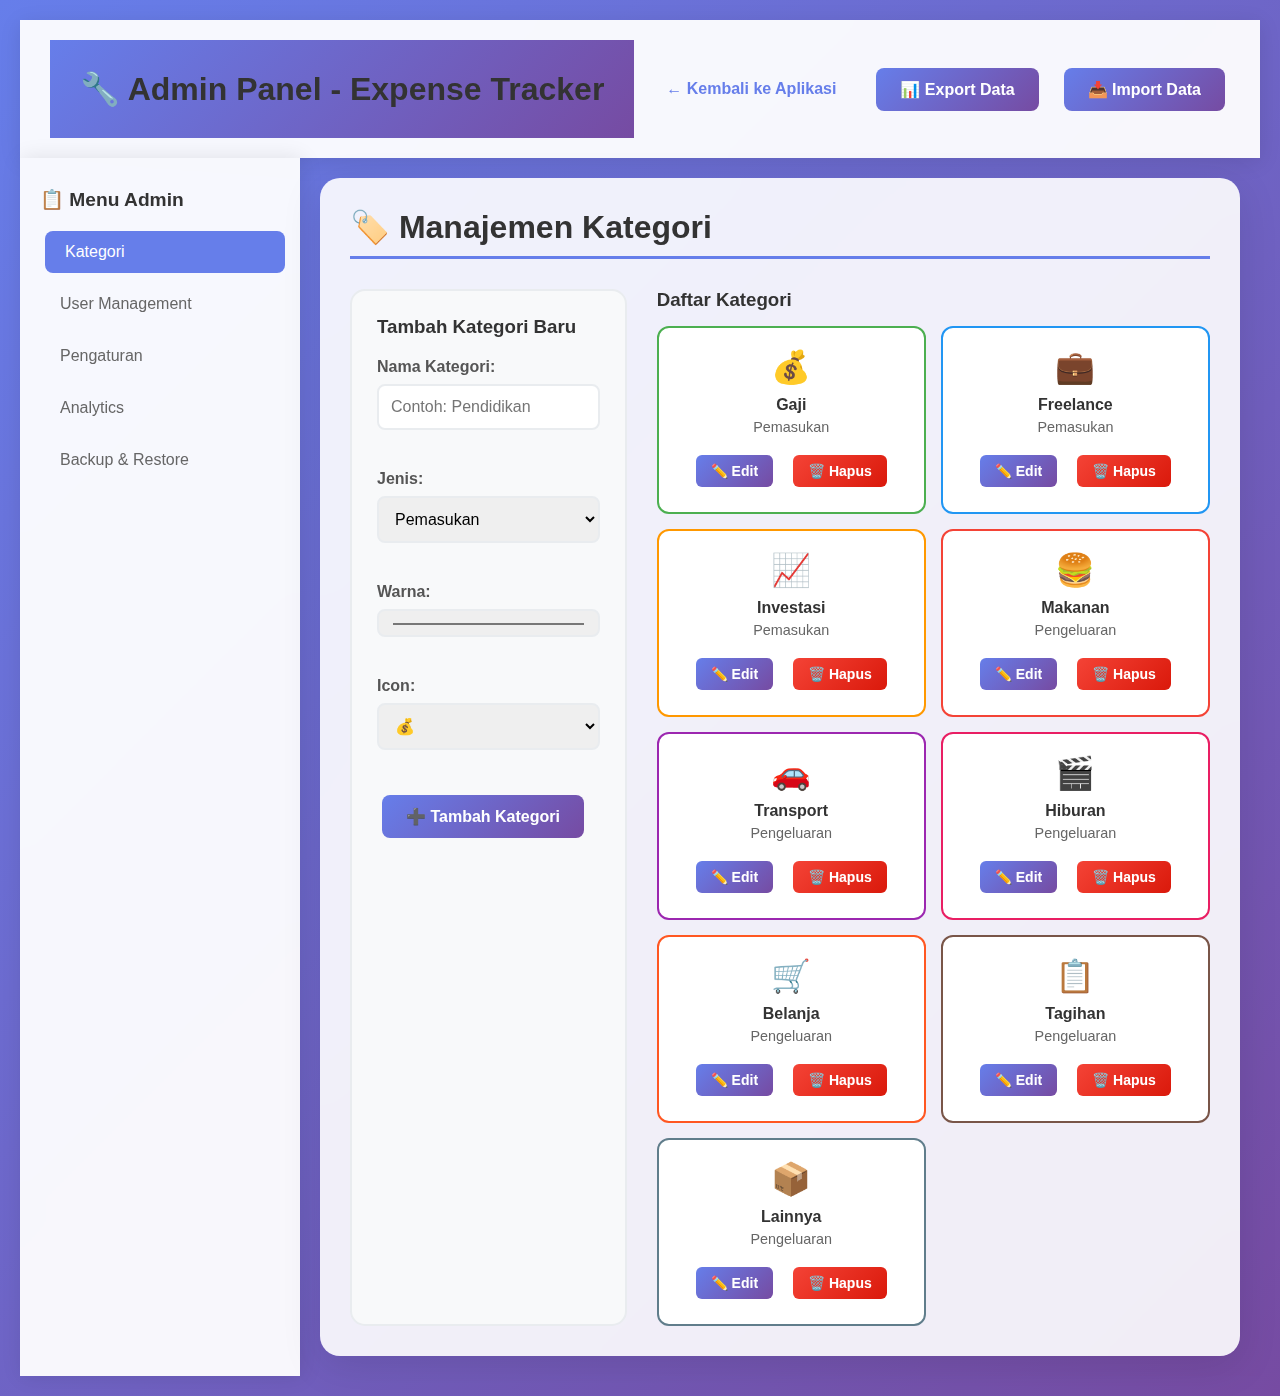
<file: admin.html>
<!DOCTYPE html>
<html lang="id">
<head>
    <meta charset="UTF-8">
    <meta name="viewport" content="width=device-width, initial-scale=1.0">
    <title>Admin Panel - Expense Tracker</title>
    <link rel="stylesheet" href="admin-style.css">
    <link rel="stylesheet" href="style.css">
</head>
<body>
    <div class="admin-container">
        <header class="admin-header">
            <h1>🔧 Admin Panel - Expense Tracker</h1>
            <nav class="admin-nav">
                <a href="index.html" class="nav-link">← Kembali ke Aplikasi</a>
                <button id="exportData" class="admin-btn">📊 Export Data</button>
                <button id="importData" class="admin-btn">📥 Import Data</button>
            </nav>
        </header>

        <div class="admin-content">
            <!-- Sidebar Navigation -->
            <aside class="admin-sidebar">
                <div class="sidebar-section">
                    <h3>📋 Menu Admin</h3>
                    <ul class="sidebar-menu">
                        <li><a href="#categories" class="sidebar-link active">Kategori</a></li>
                        <li><a href="#users" class="sidebar-link">User Management</a></li>
                        <li><a href="#settings" class="sidebar-link">Pengaturan</a></li>
                        <li><a href="#analytics" class="sidebar-link">Analytics</a></li>
                        <li><a href="#backup" class="sidebar-link">Backup & Restore</a></li>
                    </ul>
                </div>
            </aside>

            <!-- Main Content Area -->
            <main class="admin-main">
                <!-- Categories Management -->
                <section id="categories" class="admin-section active">
                    <h2>🏷️ Manajemen Kategori</h2>
                    <div class="category-management">
                        <div class="category-form">
                            <h3>Tambah Kategori Baru</h3>
                            <form id="categoryForm">
                                <div class="form-row">
                                    <div class="form-group">
                                        <label for="categoryName">Nama Kategori:</label>
                                        <input type="text" id="categoryName" required placeholder="Contoh: Pendidikan">
                                    </div>
                                    <div class="form-group">
                                        <label for="categoryType">Jenis:</label>
                                        <select id="categoryType" required>
                                            <option value="income">Pemasukan</option>
                                            <option value="expense">Pengeluaran</option>
                                        </select>
                                    </div>
                                    <div class="form-group">
                                        <label for="categoryColor">Warna:</label>
                                        <input type="color" id="categoryColor" value="#4CAF50">
                                    </div>
                                    <div class="form-group">
                                        <label for="categoryIcon">Icon:</label>
                                        <select id="categoryIcon">
                                            <option value="💰">💰</option>
                                            <option value="🏠">🏠</option>
                                            <option value="🚗">🚗</option>
                                            <option value="🍔">🍔</option>
                                            <option value="🎬">🎬</option>
                                            <option value="🛒">🛒</option>
                                            <option value="📚">📚</option>
                                            <option value="💊">💊</option>
                                        </select>
                                    </div>
                                </div>
                                <button type="submit" class="admin-btn">➕ Tambah Kategori</button>
                            </form>
                        </div>

                        <div class="category-list">
                            <h3>Daftar Kategori</h3>
                            <div class="category-grid" id="categoryGrid">
                                <!-- Categories will be loaded here -->
                            </div>
                        </div>
                    </div>
                </section>

                <!-- User Management -->
                <section id="users" class="admin-section">
                    <h2>👥 Manajemen User</h2>
                    <div class="user-management">
                        <div class="user-form">
                            <h3>Tambah User Baru</h3>
                            <form id="userForm">
                                <div class="form-row">
                                    <div class="form-group">
                                        <label for="userName">Nama User:</label>
                                        <input type="text" id="userName" required placeholder="Nama lengkap">
                                    </div>
                                    <div class="form-group">
                                        <label for="userEmail">Email:</label>
                                        <input type="email" id="userEmail" required placeholder="email@example.com">
                                    </div>
                                    <div class="form-group">
                                        <label for="userRole">Role:</label>
                                        <select id="userRole" required>
                                            <option value="user">User</option>
                                            <option value="admin">Admin</option>
                                        </select>
                                    </div>
                                </div>
                                <button type="submit" class="admin-btn">➕ Tambah User</button>
                            </form>
                        </div>

                        <div class="user-list">
                            <h3>Daftar User</h3>
                            <table class="admin-table">
                                <thead>
                                    <tr>
                                        <th>Nama</th>
                                        <th>Email</th>
                                        <th>Role</th>
                                        <th>Status</th>
                                        <th>Aksi</th>
                                    </tr>
                                </thead>
                                <tbody id="userTableBody">
                                    <!-- Users will be loaded here -->
                                </tbody>
                            </table>
                        </div>
                    </div>
                </section>

                <!-- Settings -->
                <section id="settings" class="admin-section">
                    <h2>⚙️ Pengaturan Aplikasi</h2>
                    <div class="settings-grid">
                        <div class="setting-card">
                            <h3>🎨 Tema & Warna</h3>
                            <div class="setting-item">
                                <label for="primaryColor">Warna Utama:</label>
                                <input type="color" id="primaryColor" value="#667eea">
                            </div>
                            <div class="setting-item">
                                <label for="secondaryColor">Warna Sekunder:</label>
                                <input type="color" id="secondaryColor" value="#764ba2">
                            </div>
                            <div class="setting-item">
                                <label for="themeMode">Mode Tema:</label>
                                <select id="themeMode">
                                    <option value="light">Light</option>
                                    <option value="dark">Dark</option>
                                    <option value="auto">Auto</option>
                                </select>
                            </div>
                        </div>

                        <div class="setting-card">
                            <h3>📊 Grafik & Visualisasi</h3>
                            <div class="setting-item">
                                <label for="chartType">Tipe Grafik Default:</label>
                                <select id="chartType">
                                    <option value="pie">Pie Chart</option>
                                    <option value="bar">Bar Chart</option>
                                    <option value="line">Line Chart</option>
                                    <option value="doughnut">Doughnut Chart</option>
                                </select>
                            </div>
                            <div class="setting-item">
                                <label for="chartAnimation">Animasi Grafik:</label>
                                <input type="checkbox" id="chartAnimation" checked>
                            </div>
                        </div>

                        <div class="setting-card">
                            <h3>🔔 Notifikasi</h3>
                            <div class="setting-item">
                                <label for="enableNotifications">Aktifkan Notifikasi:</label>
                                <input type="checkbox" id="enableNotifications" checked>
                            </div>
                            <div class="setting-item">
                                <label for="budgetAlerts">Alert Budget:</label>
                                <input type="checkbox" id="budgetAlerts" checked>
                            </div>
                        </div>

                        <div class="setting-card">
                            <h3>💾 Data & Storage</h3>
                            <div class="setting-item">
                                <label for="autoBackup">Auto Backup:</label>
                                <input type="checkbox" id="autoBackup">
                            </div>
                            <div class="setting-item">
                                <label for="dataRetention">Retensi Data (hari):</label>
                                <input type="number" id="dataRetention" value="365" min="30" max="3650">
                            </div>
                        </div>
                    </div>
                    <button id="saveSettings" class="admin-btn primary">💾 Simpan Pengaturan</button>
                </section>

                <!-- Analytics -->
                <section id="analytics" class="admin-section">
                    <h2>📈 Analytics & Laporan</h2>
                    <div class="analytics-grid">
                        <div class="analytics-card">
                            <h3>📊 Statistik Umum</h3>
                            <div class="stats-grid">
                                <div class="stat-item">
                                    <span class="stat-number" id="totalUsers">0</span>
                                    <span class="stat-label">Total Users</span>
                                </div>
                                <div class="stat-item">
                                    <span class="stat-number" id="totalTransactions">0</span>
                                    <span class="stat-label">Total Transaksi</span>
                                </div>
                                <div class="stat-item">
                                    <span class="stat-number" id="avgTransaction">Rp 0</span>
                                    <span class="stat-label">Rata-rata Transaksi</span>
                                </div>
                            </div>
                        </div>

                        <div class="analytics-card">
                            <h3>📅 Aktivitas Bulanan</h3>
                            <canvas id="monthlyChart" width="400" height="200"></canvas>
                        </div>

                        <div class="analytics-card">
                            <h3>🏆 Top Kategori</h3>
                            <div id="topCategories">
                                <!-- Top categories will be loaded here -->
                            </div>
                        </div>
                    </div>
                </section>

                <!-- Backup & Restore -->
                <section id="backup" class="admin-section">
                    <h2>💾 Backup & Restore</h2>
                    <div class="backup-options">
                        <div class="backup-card">
                            <h3>📤 Export Data</h3>
                            <p>Download semua data dalam format JSON</p>
                            <button id="exportAllData" class="admin-btn">📥 Download Data</button>
                        </div>

                        <div class="backup-card">
                            <h3>📥 Import Data</h3>
                            <p>Upload file JSON untuk restore data</p>
                            <input type="file" id="importFile" accept=".json" style="display: none;">
                            <button id="importAllData" class="admin-btn">📤 Upload File</button>
                        </div>

                        <div class="backup-card">
                            <h3>🗑️ Clear Data</h3>
                            <p>Hapus semua data (permanen)</p>
                            <button id="clearAllData" class="admin-btn danger">🗑️ Hapus Semua</button>
                        </div>
                    </div>
                </section>
            </main>
        </div>
    </div>

    <script src="admin-script.js"></script>
</body>
</html>
</file>
<file: admin-style.css>
/* Admin Panel Specific Styles */
.admin-container {
    min-height: 100vh;
    background: linear-gradient(135deg, #667eea 0%, #764ba2 100%);
}

.admin-header {
    background: rgba(255, 255, 255, 0.95);
    backdrop-filter: blur(10px);
    padding: 20px 30px;
    box-shadow: 0 4px 20px rgba(0,0,0,0.1);
    display: flex;
    justify-content: space-between;
    align-items: center;
    flex-wrap: wrap;
}

.admin-header h1 {
    margin: 0;
    color: #333;
    font-size: 2em;
}

.admin-nav {
    display: flex;
    gap: 15px;
    align-items: center;
}

.nav-link {
    text-decoration: none;
    color: #667eea;
    font-weight: 600;
    padding: 10px 20px;
    border-radius: 8px;
    transition: all 0.3s;
}

.nav-link:hover {
    background: #667eea;
    color: white;
}

.admin-content {
    display: flex;
    min-height: calc(100vh - 100px);
}

/* Sidebar */
.admin-sidebar {
    width: 280px;
    background: rgba(255, 255, 255, 0.95);
    backdrop-filter: blur(10px);
    padding: 30px 20px;
    box-shadow: 2px 0 20px rgba(0,0,0,0.1);
}

.sidebar-section h3 {
    color: #333;
    margin-bottom: 20px;
    font-size: 1.2em;
}

.sidebar-menu {
    list-style: none;
    padding: 0;
}

.sidebar-menu li {
    margin-bottom: 10px;
}

.sidebar-link {
    display: block;
    padding: 12px 20px;
    color: #666;
    text-decoration: none;
    border-radius: 8px;
    transition: all 0.3s;
    font-weight: 500;
}

.sidebar-link:hover,
.sidebar-link.active {
    background: #667eea;
    color: white;
    transform: translateX(5px);
}

/* Main Content */
.admin-main {
    flex: 1;
    padding: 30px;
    background: rgba(255, 255, 255, 0.9);
    backdrop-filter: blur(10px);
    margin: 20px;
    border-radius: 20px;
    box-shadow: 0 10px 40px rgba(0,0,0,0.1);
}

.admin-section {
    display: none;
}

.admin-section.active {
    display: block;
}

.admin-section h2 {
    color: #333;
    margin-bottom: 30px;
    font-size: 2em;
    border-bottom: 3px solid #667eea;
    padding-bottom: 10px;
}

/* Forms */
.form-row {
    display: grid;
    grid-template-columns: repeat(auto-fit, minmax(200px, 1fr));
    gap: 20px;
    margin-bottom: 20px;
}

.form-group {
    margin-bottom: 20px;
}

.form-group label {
    display: block;
    margin-bottom: 8px;
    font-weight: 600;
    color: #555;
}

.form-group input,
.form-group select {
    width: 100%;
    padding: 12px;
    border: 2px solid #e9ecef;
    border-radius: 8px;
    font-size: 16px;
    transition: border-color 0.3s;
}

.form-group input:focus,
.form-group select:focus {
    outline: none;
    border-color: #667eea;
}

/* Buttons */
.admin-btn {
    background: linear-gradient(135deg, #667eea, #764ba2);
    color: white;
    padding: 12px 24px;
    border: none;
    border-radius: 8px;
    font-size: 16px;
    font-weight: 600;
    cursor: pointer;
    transition: all 0.3s;
    margin: 5px;
}

.admin-btn:hover {
    transform: translateY(-2px);
    box-shadow: 0 5px 15px rgba(0,0,0,0.2);
}

.admin-btn.primary {
    background: linear-gradient(135deg, #4CAF50, #45a049);
}

.admin-btn.danger {
    background: linear-gradient(135deg, #f44336, #da190b);
}

/* Category Management */
.category-management {
    display: grid;
    grid-template-columns: 1fr 2fr;
    gap: 30px;
}

.category-form {
    background: #f8f9fa;
    padding: 25px;
    border-radius: 15px;
    border: 2px solid #e9ecef;
}

.category-form h3 {
    margin-bottom: 20px;
    color: #333;
}

.category-grid {
    display: grid;
    grid-template-columns: repeat(auto-fill, minmax(200px, 1fr));
    gap: 15px;
}

.category-item {
    background: white;
    padding: 20px;
    border-radius: 12px;
    border: 2px solid #e9ecef;
    text-align: center;
    transition: all 0.3s;
    position: relative;
}

.category-item:hover {
    transform: translateY(-5px);
    box-shadow: 0 10px 25px rgba(0,0,0,0.1);
}

.category-item .category-icon {
    font-size: 2em;
    margin-bottom: 10px;
}

.category-item .category-name {
    font-weight: 600;
    color: #333;
    margin-bottom: 5px;
}

.category-item .category-type {
    font-size: 0.9em;
    color: #666;
    margin-bottom: 15px;
}

.category-actions {
    display: flex;
    gap: 10px;
    justify-content: center;
}

.category-actions button {
    padding: 8px 15px;
    font-size: 14px;
    border-radius: 6px;
}

/* Settings Grid */
.settings-grid {
    display: grid;
    grid-template-columns: repeat(auto-fit, minmax(300px, 1fr));
    gap: 25px;
    margin-bottom: 30px;
}

.setting-card {
    background: #f8f9fa;
    padding: 25px;
    border-radius: 15px;
    border: 2px solid #e9ecef;
}

.setting-card h3 {
    margin-bottom: 20px;
    color: #333;
    font-size: 1.3em;
}

.setting-item {
    display: flex;
    justify-content: space-between;
    align-items: center;
    margin-bottom: 15px;
    padding: 10px 0;
    border-bottom: 1px solid #e9ecef;
}

.setting-item label {
    font-weight: 600;
    color: #555;
}

.setting-item input,
.setting-item select {
    width: auto;
    min-width: 120px;
}

/* Analytics */
.analytics-grid {
    display: grid;
    grid-template-columns: repeat(auto-fit, minmax(350px, 1fr));
    gap: 25px;
}

.analytics-card {
    background: #f8f9fa;
    padding: 25px;
    border-radius: 15px;
    border: 2px solid #e9ecef;
}

.analytics-card h3 {
    margin-bottom: 20px;
    color: #333;
}

.stats-grid {
    display: grid;
    grid-template-columns: repeat(auto-fit, minmax(120px, 1fr));
    gap: 20px;
}

.stat-item {
    text-align: center;
    padding: 20px;
    background: white;
    border-radius: 12px;
    border: 2px solid #e9ecef;
    /* Prevent text overflow */
    overflow: hidden;
    /* Ensure consistent card heights */
    min-height: 120px;
    display: flex;
    flex-direction: column;
    justify-content: center;
    align-items: center;
}

.stat-number {
    display: block;
    font-size: 1.8em; /* Reduced from 2em to prevent wrapping */
    font-weight: bold;
    color: #667eea;
    margin-bottom: 5px;
    /* Remove aggressive text truncation - let text wrap naturally if needed */
    /* white-space: nowrap; - REMOVED */
    /* overflow: hidden; - REMOVED */
    /* text-overflow: ellipsis; - REMOVED */
    /* Ensure proper line height */
    line-height: 1.2;
    /* Add min-height to maintain consistent card heights */
    min-height: 2.2em;
    /* Ensure proper width */
    width: 100%;
    text-align: center;
    /* Allow text to wrap to multiple lines if needed */
    word-wrap: break-word;
    overflow-wrap: break-word;
}

.stat-label {
    font-size: 0.9em;
    color: #666;
    /* Ensure label stays on one line */
    white-space: nowrap;
    overflow: hidden;
    text-overflow: ellipsis;
    /* Ensure proper positioning */
    width: 100%;
    text-align: center;
}

/* Backup Options */
.backup-options {
    display: grid;
    grid-template-columns: repeat(auto-fit, minmax(300px, 1fr));
    gap: 25px;
}

.backup-card {
    background: #f8f9fa;
    padding: 25px;
    border-radius: 15px;
    border: 2px solid #e9ecef;
    text-align: center;
}

.backup-card h3 {
    margin-bottom: 15px;
    color: #333;
}

.backup-card p {
    color: #666;
    margin-bottom: 20px;
}

/* Tables */
.admin-table {
    width: 100%;
    border-collapse: collapse;
    margin-top: 20px;
    background: white;
    border-radius: 12px;
    overflow: hidden;
    box-shadow: 0 5px 15px rgba(0,0,0,0.1);
}

.admin-table th,
.admin-table td {
    padding: 15px;
    text-align: left;
    border-bottom: 1px solid #e9ecef;
}

.admin-table th {
    background: #667eea;
    color: white;
    font-weight: 600;
}

.admin-table tr:hover {
    background: #f8f9fa;
}

/* User Management */
.user-management {
    display: grid;
    grid-template-columns: 1fr 2fr;
    gap: 30px;
}

.user-form {
    background: #f8f9fa;
    padding: 25px;
    border-radius: 15px;
    border: 2px solid #e9ecef;
}

.user-form h3 {
    margin-bottom: 20px;
    color: #333;
}

/* Responsive Design */
@media (max-width: 1024px) {
    .admin-content {
        flex-direction: column;
    }
    
    .admin-sidebar {
        width: 100%;
        order: 2;
    }
    
    .admin-main {
        margin: 10px;
        order: 1;
    }
    
    .category-management,
    .user-management {
        grid-template-columns: 1fr;
    }
    
    .form-row {
        grid-template-columns: 1fr;
    }
}

@media (max-width: 768px) {
    .admin-header {
        flex-direction: column;
        gap: 20px;
        text-align: center;
    }
    
    .admin-nav {
        flex-wrap: wrap;
        justify-content: center;
    }
    
    .settings-grid,
    .analytics-grid,
    .backup-options {
        grid-template-columns: 1fr;
    }
    
    /* Specific responsive rules for statistics */
    .stats-grid {
        grid-template-columns: repeat(auto-fit, minmax(120px, 1fr)); /* Increased from 100px */
        gap: 15px;
    }
    
    .stat-item {
        padding: 15px;
        min-height: 100px;
    }
    
    .stat-number {
        font-size: 1.6em; /* Increased from 1.5em for better visibility */
        min-height: 1.8em;
        /* Ensure numbers are fully visible on mobile */
        word-wrap: break-word;
        overflow-wrap: break-word;
    }
    
    .stat-label {
        font-size: 0.85em; /* Slightly increased for better readability */
    }
}

@media (max-width: 480px) {
    .stats-grid {
        grid-template-columns: 1fr;
        gap: 10px;
    }
    
    .stat-item {
        padding: 20px;
        min-height: 90px; /* Reduced slightly to fit content better */
    }
    
    .stat-number {
        font-size: 1.4em; /* Increased from 1.3em for better visibility */
        min-height: 1.6em;
        /* Ensure full number visibility */
        word-wrap: break-word;
        overflow-wrap: break-word;
    }
}
</file>
<file: style.css>
* {
    margin: 0;
    padding: 0;
    box-sizing: border-box;
}

body {
    font-family: 'Segoe UI', Tahoma, Geneva, Verdana, sans-serif;
    background: linear-gradient(135deg, #667eea 0%, #764ba2 100%);
    padding: 20px;
    /* Remove min-height: 100vh to prevent infinite height */
}

.container {
    max-width: 1200px;
    margin: 0 auto;
    background: white;
    border-radius: 20px;
    box-shadow: 0 20px 40px rgba(0,0,0,0.1);
    /* Remove overflow: hidden to allow normal scrolling */
}

h1 {
    text-align: center;
    padding: 30px;
    background: linear-gradient(135deg, #667eea, #764ba2);
    color: white;
    font-size: 2.5em;
    margin: 0;
    position: relative;
}

.admin-link {
    position: absolute;
    top: 20px;
    right: 20px;
}

.admin-link .admin-btn {
    background: rgba(255, 255, 255, 0.2);
    color: white;
    text-decoration: none;
    padding: 10px 20px;
    border-radius: 8px;
    font-size: 14px;
    font-weight: 600;
    transition: all 0.3s;
    border: 2px solid rgba(255, 255, 255, 0.3);
}

.admin-link .admin-btn:hover {
    background: rgba(255, 255, 255, 0.3);
    transform: translateY(-2px);
}

h2, h3 {
    color: #333;
    margin-bottom: 15px;
}

/* Form Styling */
.form-container {
    padding: 30px;
    background: #f8f9fa;
    border-bottom: 1px solid #e9ecef;
}

.form-group {
    margin-bottom: 20px;
}

label {
    display: block;
    margin-bottom: 8px;
    font-weight: 600;
    color: #555;
}

input, select {
    width: 100%;
    padding: 12px;
    border: 2px solid #e9ecef;
    border-radius: 8px;
    font-size: 16px;
    transition: border-color 0.3s;
}

input:focus, select:focus {
    outline: none;
    border-color: #667eea;
}

/* Special styling for amount input */
#amount {
    font-family: 'Courier New', monospace;
    font-weight: 600;
    text-align: right;
    background: #fff;
}

#amount:focus {
    background: #f8f9fa;
}

/* Amount input placeholder */
#amount::placeholder {
    color: #999;
    font-style: italic;
}

button {
    background: linear-gradient(135deg, #667eea, #764ba2);
    color: white;
    padding: 15px 30px;
    border: none;
    border-radius: 8px;
    font-size: 16px;
    font-weight: 600;
    cursor: pointer;
    transition: transform 0.2s;
}

button:hover {
    transform: translateY(-2px);
}

/* Summary Cards */
.summary-container {
    display: grid;
    grid-template-columns: repeat(auto-fit, minmax(250px, 1fr));
    gap: 20px;
    padding: 30px;
    background: white;
}

.summary-cards {
    display: grid;
    grid-template-columns: repeat(auto-fit, minmax(200px, 1fr));
    gap: 20px;
    margin-bottom: 30px;
}

.summary-card {
    background: white;
    padding: 20px;
    border-radius: 15px;
    box-shadow: 0 5px 15px rgba(0,0,0,0.1);
    text-align: center;
    border: 2px solid transparent;
    transition: all 0.3s ease;
}

.summary-card:hover {
    transform: translateY(-5px);
    box-shadow: 0 10px 25px rgba(0,0,0,0.15);
}

.summary-card.balance {
    border-color: #667eea;
    background: linear-gradient(135deg, #667eea, #764ba2);
    color: white;
}

.summary-card.income {
    border-color: #4CAF50;
    background: linear-gradient(135deg, #4CAF50, #45a049);
    color: white;
}

.summary-card.expense {
    border-color: #f44336;
    background: linear-gradient(135deg, #f44336, #d32f2f);
    color: white;
}

.summary-card h3 {
    margin: 0 0 10px 0;
    font-size: 1.1em;
    font-weight: 600;
}

.summary-card p {
    margin: 0;
    font-size: 1.5em;
    font-weight: bold;
}

/* Initial Balance Section */
.initial-balance-section {
    background: white;
    padding: 25px;
    border-radius: 15px;
    box-shadow: 0 5px 15px rgba(0,0,0,0.1);
    margin-bottom: 30px;
    border: 2px solid #e9ecef;
}

.initial-balance-section h3 {
    margin: 0 0 20px 0;
    color: #333;
    font-size: 1.3em;
    text-align: center;
}

.balance-input-group {
    display: flex;
    gap: 15px;
    margin-bottom: 15px;
    align-items: center;
    justify-content: center;
    flex-wrap: wrap;
}

.balance-input {
    flex: 1;
    min-width: 250px;
    padding: 12px 15px;
    border: 2px solid #e9ecef;
    border-radius: 10px;
    font-size: 16px;
    font-family: 'Courier New', monospace;
    text-align: right;
    background: #f8f9fa;
    transition: all 0.3s ease;
}

.balance-input:focus {
    outline: none;
    border-color: #667eea;
    background: white;
    box-shadow: 0 0 0 3px rgba(102, 126, 234, 0.1);
}

.balance-btn {
    padding: 12px 25px;
    background: linear-gradient(135deg, #667eea, #764ba2);
    color: white;
    border: none;
    border-radius: 10px;
    font-size: 16px;
    font-weight: 600;
    cursor: pointer;
    transition: all 0.3s ease;
    white-space: nowrap;
}

.balance-btn:hover {
    transform: translateY(-2px);
    box-shadow: 0 5px 15px rgba(102, 126, 234, 0.4);
}

.balance-btn:active {
    transform: translateY(0);
}

.balance-info {
    margin: 0;
    text-align: center;
    color: #666;
    font-size: 0.9em;
    font-style: italic;
}

/* Filter */
.filter-container {
    padding: 20px 30px;
    background: #f8f9fa;
    border-bottom: 1px solid #e9ecef;
}

.filter-container select {
    margin-right: 15px;
    width: auto;
    min-width: 150px;
}

/* Table */
.transactions-container {
    padding: 30px;
    /* Add max-height and overflow for better table handling */
    max-height: 600px;
    overflow-y: auto;
}

table {
    width: 100%;
    border-collapse: collapse;
    margin-top: 20px;
}

th, td {
    padding: 15px;
    text-align: left;
    border-bottom: 1px solid #e9ecef;
}

th {
    background: #f8f9fa;
    font-weight: 600;
    color: #555;
    /* Make header sticky */
    position: sticky;
    top: 0;
    z-index: 10;
}

.delete-btn {
    background: #dc3545;
    color: white;
    padding: 8px 15px;
    border: none;
    border-radius: 5px;
    cursor: pointer;
    font-size: 14px;
}

.delete-btn:hover {
    background: #c82333;
}

/* Chart */
.chart-container {
    padding: 30px;
    background: #f8f9fa;
    /* Fix chart height to prevent layout issues */
    height: 500px;
    position: relative;
}

canvas {
    max-width: 100%;
    height: 100% !important;
}

/* Responsive Design */
@media (max-width: 768px) {
    .container {
        margin: 10px;
        border-radius: 15px;
    }
    
    .summary-container {
        grid-template-columns: 1fr;
    }
    
    .filter-container select {
        width: 100%;
        margin-bottom: 10px;
    }
    
    table {
        font-size: 14px;
    }
    
    th, td {
        padding: 10px 8px;
    }
    
    .transactions-container {
        max-height: 400px;
    }
    
    .chart-container {
        height: 300px;
    }
}
</file>
